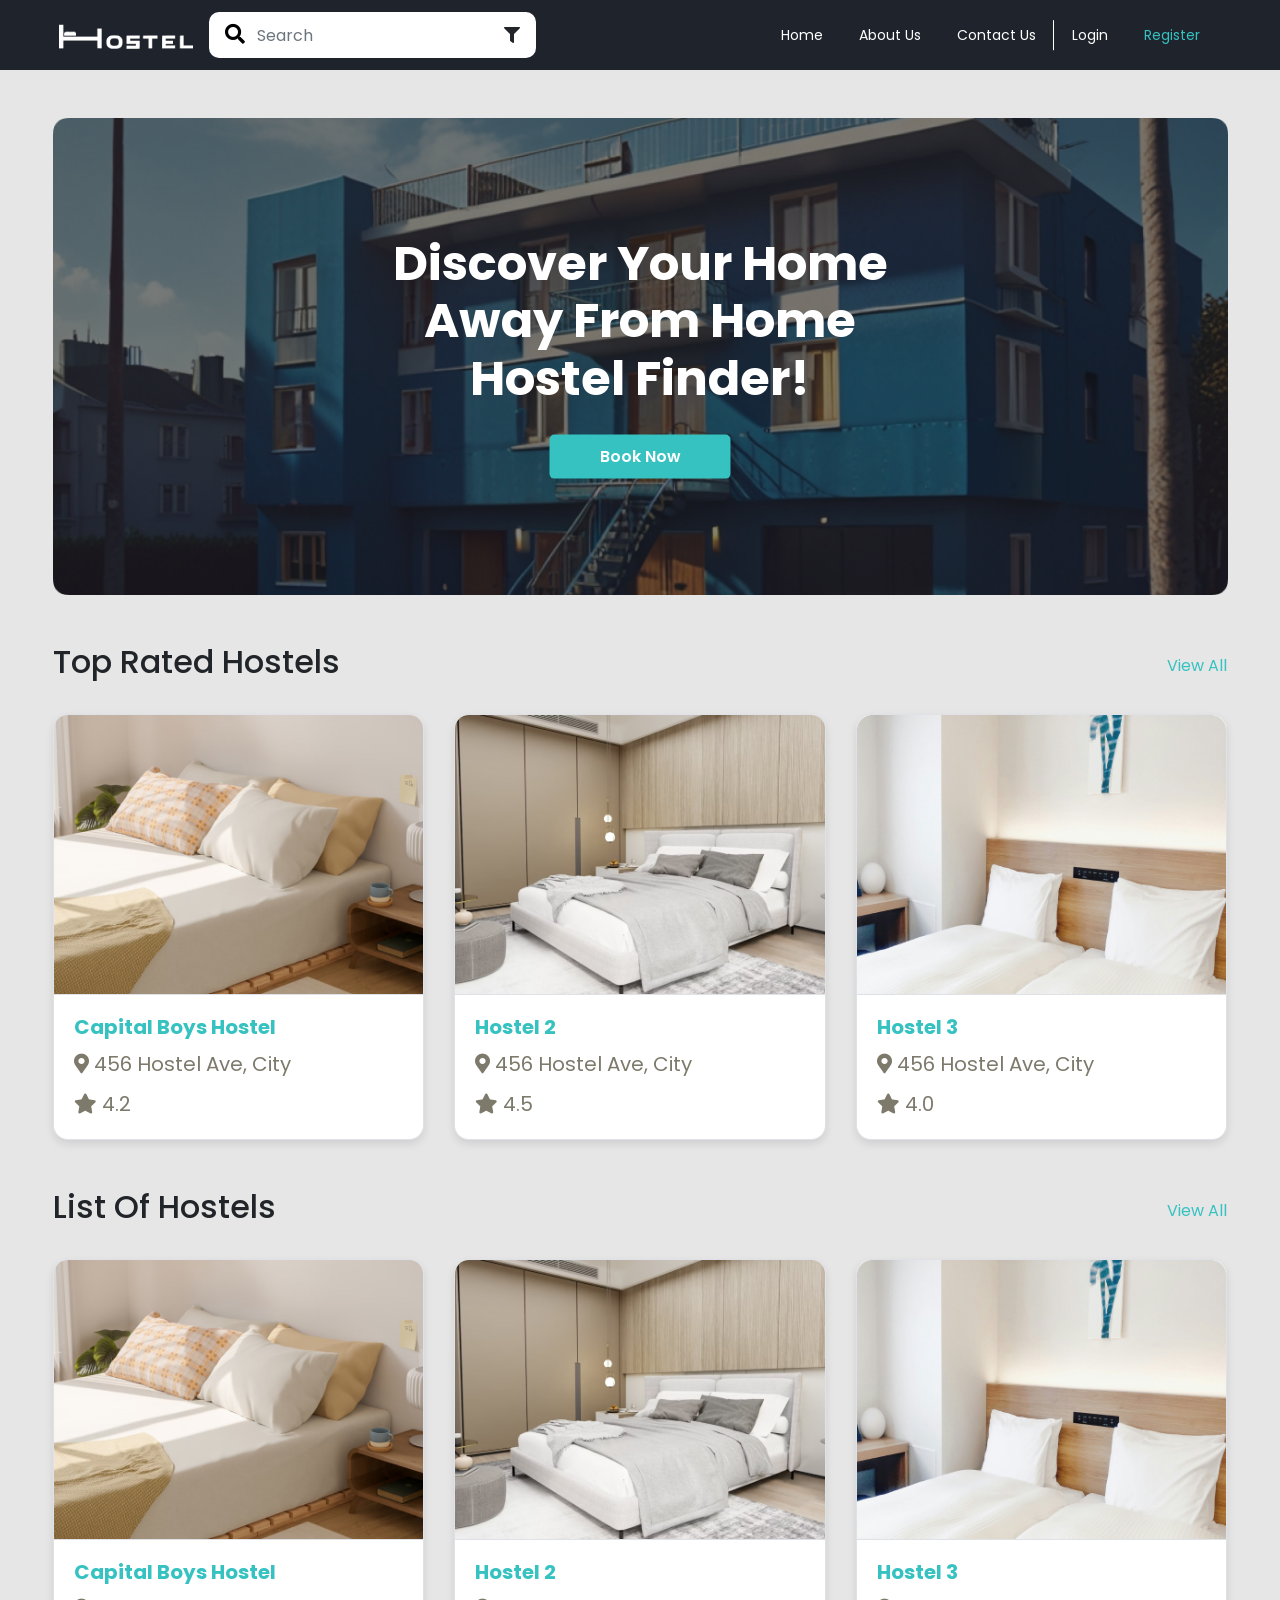
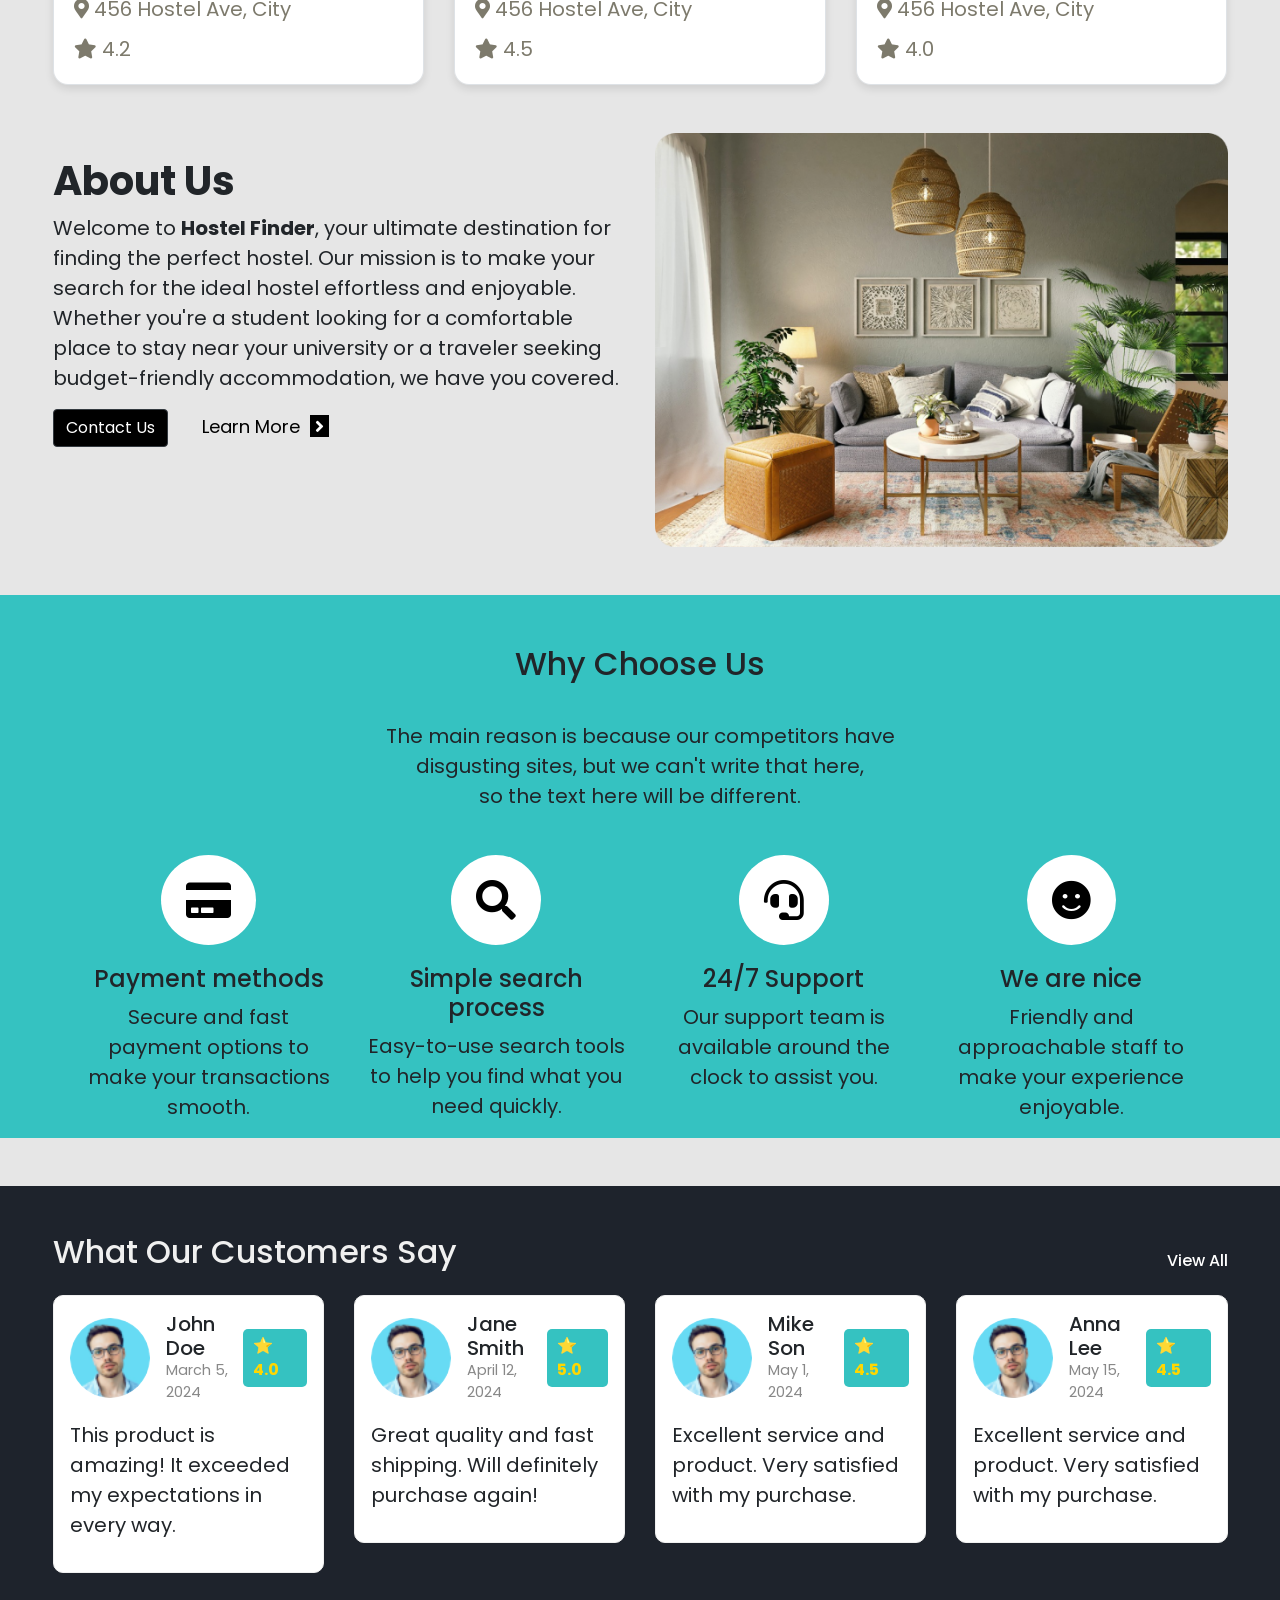
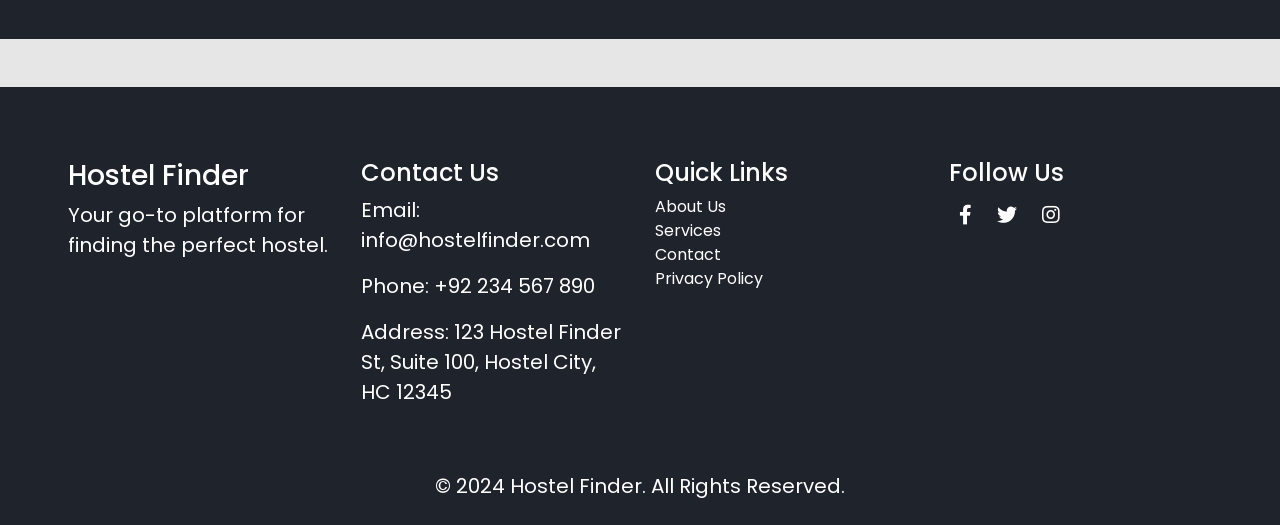
<file: Hostel_Finder/public/index.html>
<!DOCTYPE html>
<html lang="en">
<head>
    <meta charset="UTF-8">
    <meta name="viewport" content="width=device-width, initial-scale=1.0">
    <title>Hostel Finder Website</title>
    <link href="https://stackpath.bootstrapcdn.com/bootstrap/4.5.2/css/bootstrap.min.css" rel="stylesheet">
    <link rel="stylesheet" href="./teststyle.css">
    <link rel="stylesheet" href="https://cdnjs.cloudflare.com/ajax/libs/font-awesome/5.15.4/css/all.min.css">
</head>
<body>
    <header>
        <div class="container-fluid Navigation py-1" style="background-color: #1E232C;">
            <div class="Nav-Handle">
                <nav class="navbar navbar-expand-xl ">
                    <div class="d-flex lg:justify-content-center justify-content-between align-items-center flex-nowrap w-100">
                        <a class="navbar-brand " href="#"><img class="w-100" src="../Images/Group 272.png" alt=""></a>
                    
                    <div class="d-flex justify-content-xl-start justify-content-end align-items-center w-100">
                        <div class="d-flex justify-content-center align-items-center bg-white w-75 w-lg-100 overflow-hidden px-3 py-1" style="border-radius: 10px;">
                            <div class="d-flex justify-content-center align-items-center w-100">
                               <i class="fas fa-search feature-icon d-block p-0 mt-2" style="font-size: 20px;"></i>
                               <form class="flex form-inline  my-lg-0 mx-auto w-100 ">
                                   <input class="form-control w-100 border-0" type="search" placeholder="Search" aria-label="Search" style="outline: none;">
                                   <!-- <button class="btn btn-outline-success my-2 my-sm-0" type="submit">Search</button> -->
                               </form>
                            </div>
                            <i class="fas fa-filter"></i>
                            </div>
                               <button class="navbar-toggler col-1 mt-2 ml-2" type="button" data-toggle="collapse" data-target="#navbarNav" aria-controls="navbarNav" aria-expanded="false" aria-label="Toggle navigation">
                                   <span class="navbar-toggler-icon"><i class="fas fa-bars" style="color: white;"></i></span>
                               </button>
                    </div>
                    </div>
                    
                    
                <div class="collapse navbar-collapse col-6" id="navbarNav">
                    <ul class="navbar-nav ml-auto gap-5">
                        <li class="nav-item">
                            <a class="nav-link" href="#">Home</a>
                        </li>
                        <li class="nav-item">
                            <a class="nav-link" href="#">About Us</a>
                        </li>
                        <li class="nav-item" >
                            <a class="nav-link" href="#">Contact Us</a>
                        </li>
                        <li class="nav-item">
                            <a class="nav-link" href="login.php">Login</a>
                        </li>
                        <li class="nav-item">
                            <a class="nav-link" href="./signup.php" style="color: #35C2C1;">Register</a>
                        </li>
                    </ul>
                </div>
                    </nav>
            </div>
        </div>
    </header>

    <!-- Main Content Moto-->

    <div class="container-fluid mt-5">
        <div class="row">
          <div class="col-12 main-content">
            <img src="../Images/main.png" class="img-fluid" alt="">
            <div class="content">
              <h1 class="text-center text-md-center ">
               <b>Discover Your Home <br>Away From Home <br> Hostel Finder!</b>
              </h1>
              <div class="text-center">
                <button class="btn Book" style="font-weight: 600;">Book Now</button>
              </div>
            </div>
          </div>
        </div>
      </div>

      <!-- Top Rated Hostels  -->
    
      <div class="container-fluid top-hostel mt-5">
        <div class="d-flex justify-content-between align-items-center mb-4">
            <h2>Top Rated Hostels</h2>
            <a href="#" class="view-all" id="viewAllHostels" style="color: #35C2C1;">View All</a>
        </div>
    
        <div class="row d-none d-md-flex">
            <div class="col-md-4">
                <div class="hostel">
                    <img src="../Images/image 9.png" alt="Hostel 1" class="hostel-img">
                    <div class="card-body">
                        <h5 class="card-title">Capital Boys Hostel</h5>
                        <p class="card-text"><i class="fas fa-map-marker-alt"></i> 456 Hostel Ave, City</p>
                        <p class="card-text"><i class="fas fa-star"></i> 4.2</p>
                    </div>
                </div>
            </div>
            <div class="col-md-4">
                <div class="hostel">
                    <img src="../Images/image 10.png" alt="Hostel 2" class="hostel-img">
                    <div class="card-body">
                        <h5 class="card-title">Hostel 2</h5>
                        <p class="card-text"><i class="fas fa-map-marker-alt"></i> 456 Hostel Ave, City</p>
                        <p class="card-text"><i class="fas fa-star"></i> 4.5</p>
                    </div>
                </div>
            </div>
            <div class="col-md-4">
                <div class="hostel">
                    <img src="../Images/unsplash_iMbXscxYIFE.jpg" alt="Hostel 3" class="hostel-img">
                    <div class="card-body">
                        <h5 class="card-title">Hostel 3</h5>
                        <p class="card-text"><i class="fas fa-map-marker-alt"></i> 456 Hostel Ave, City</p>
                        <p class="card-text"><i class="fas fa-star"></i> 4.0</p>
                    </div>
                </div>
            </div>
        </div>
    
        <!-- Carousel for mobile view -->
        <div id="carouselHostels" class="carousel slide d-md-none" data-ride="carousel">
            <div class="carousel-inner">
                <div class="carousel-item active">
                    <div class="hostel">
                        <img src="../Images/image 9.png" alt="Hostel 1" class="hostel-img">
                        <div class="card-body">
                            <h5 class="card-title">Capital Boys Hostel</h5>
                            <p class="card-text"><i class="fas fa-map-marker-alt"></i> 456 Hostel Ave, City</p>
                            <p class="card-text"><i class="fas fa-star"></i> 4.2</p>
                        </div>
                    </div>
                </div>
                <div class="carousel-item">
                    <div class="hostel">
                        <img src="../Images/image 10.png" alt="Hostel 2" class="hostel-img">
                        <div class="card-body">
                            <h5 class="card-title">Hostel 2</h5>
                            <p class="card-text"><i class="fas fa-map-marker-alt"></i> 456 Hostel Ave, City</p>
                            <p class="card-text"><i class="fas fa-star"></i> 4.5</p>
                        </div>
                    </div>
                </div>
                <div class="carousel-item">
                    <div class="hostel">
                        <img src="../Images/unsplash_iMbXscxYIFE.jpg" alt="Hostel 3" class="hostel-img">
                        <div class="card-body">
                            <h5 class="card-title">Hostel 3</h5>
                            <p class="card-text"><i class="fas fa-map-marker-alt"></i> 456 Hostel Ave, City</p>
                            <p class="card-text"><i class="fas fa-star"></i> 4.0</p>
                        </div>
                    </div>
                </div>
            </div>
            <a class="carousel-control-prev" href="#carouselHostels" role="button" data-slide="prev">
                <span class="carousel-control-prev-icon" aria-hidden="true"></span>
                <span class="sr-only">Previous</span>
            </a>
            <a class="carousel-control-next" href="#carouselHostels" role="button" data-slide="next">
                <span class="carousel-control-next-icon" aria-hidden="true"></span>
                <span class="sr-only">Next</span>
            </a>
        </div>
    </div>

    <!-- List Of Hostels -->

    <div class="container-fluid top-hostel mt-5">
        <div class="d-flex justify-content-between align-items-center mb-4">
            <h2>List Of Hostels</h2>
            <a href="#" class="view-all" id="viewAllHostels" style="color: #35C2C1;">View All</a>
        </div>
    
        <div class="row d-none d-md-flex">
            <div class="col-md-4">
                <div class="hostel">
                    <img src="../Images/image 9.png" alt="Hostel 1" class="hostel-img">
                    <div class="card-body">
                        <h5 class="card-title">Capital Boys Hostel</h5>
                        <p class="card-text"><i class="fas fa-map-marker-alt"></i> 456 Hostel Ave, City</p>
                        <p class="card-text"><i class="fas fa-star"></i> 4.2</p>
                    </div>
                </div>
            </div>
            <div class="col-md-4">
                <div class="hostel">
                    <img src="../Images/image 10.png" alt="Hostel 2" class="hostel-img">
                    <div class="card-body">
                        <h5 class="card-title">Hostel 2</h5>
                        <p class="card-text"><i class="fas fa-map-marker-alt"></i> 456 Hostel Ave, City</p>
                        <p class="card-text"><i class="fas fa-star"></i> 4.5</p>
                    </div>
                </div>
            </div>
            <div class="col-md-4">
                <div class="hostel">
                    <img src="../Images/unsplash_iMbXscxYIFE.jpg" alt="Hostel 3" class="hostel-img">
                    <div class="card-body">
                        <h5 class="card-title">Hostel 3</h5>
                        <p class="card-text"><i class="fas fa-map-marker-alt"></i> 456 Hostel Ave, City</p>
                        <p class="card-text"><i class="fas fa-star"></i> 4.0</p>
                    </div>
                </div>
            </div>
        </div>
    
        <!-- Carousel for mobile view -->
        <div id="carouselHostels" class="carousel slide d-md-none" data-ride="carousel">
            <div class="carousel-inner">
                <div class="carousel-item active">
                    <div class="hostel">
                        <img src="../Images/image 9.png" alt="Hostel 1" class="hostel-img">
                        <div class="card-body">
                            <h5 class="card-title">Capital Boys Hostel</h5>
                            <p class="card-text"><i class="fas fa-map-marker-alt"></i> 456 Hostel Ave, City</p>
                            <p class="card-text"><i class="fas fa-star"></i> 4.2</p>
                        </div>
                    </div>
                </div>
                <div class="carousel-item">
                    <div class="hostel">
                        <img src="../Images/image 10.png" alt="Hostel 2" class="hostel-img">
                        <div class="card-body">
                            <h5 class="card-title">Hostel 2</h5>
                            <p class="card-text"><i class="fas fa-map-marker-alt"></i> 456 Hostel Ave, City</p>
                            <p class="card-text"><i class="fas fa-star"></i> 4.5</p>
                        </div>
                    </div>
                </div>
                <div class="carousel-item">
                    <div class="hostel">
                        <img src="../Images/unsplash_iMbXscxYIFE.jpg" alt="Hostel 3" class="hostel-img">
                        <div class="card-body">
                            <h5 class="card-title">Hostel 3</h5>
                            <p class="card-text"><i class="fas fa-map-marker-alt"></i> 456 Hostel Ave, City</p>
                            <p class="card-text"><i class="fas fa-star"></i> 4.0</p>
                        </div>
                    </div>
                </div>
            </div>
            <a class="carousel-control-prev" href="#carouselHostels" role="button" data-slide="prev">
                <span class="carousel-control-prev-icon" aria-hidden="true"></span>
                <span class="sr-only">Previous</span>
            </a>
            <a class="carousel-control-next" href="#carouselHostels" role="button" data-slide="next">
                <span class="carousel-control-next-icon" aria-hidden="true"></span>
                <span class="sr-only">Next</span>
            </a>
        </div>
    </div>
    
    <!-- About Us -->

    <div class="container-fluid my-5">
        <div class="About-handle">
        <div class="row">
            <div class="col-md-6 mt-4">
                <h1>About Us</h1>
                <div class="about-content" id="aboutContent">
                    <p>Welcome to <strong>Hostel Finder</strong>, your ultimate destination for finding the perfect hostel. Our mission is to make your search for the ideal hostel effortless and enjoyable. Whether you're a student looking for a comfortable place to stay near your university or a traveler seeking budget-friendly accommodation, we have you covered.</p>
                </div>
                <a href="contact.html" class="btn btn-dark " style="background-color: black;">Contact Us</a>
                <!-- <button id="learnMoreBtn" class="btn btn-secondary">Learn More</button> -->
                <div id="learnMore" class="learn-more-text">
                    <a href="#">Learn More <i class="fas fa-angle-right"></i></a>
                </div>
            </div>
            <div class="col-md-6 d-flex justify-content-end">
                <img src="../Images/Rectangle 6.png" alt="Hostel Image" class="img-fluid">
            </div>
        </div>
        </div>
    </div>

    <!-- Why Choose Us -->


    <div class="container-fluid text-center choose-us">
        <div class="container-fluid choose-handle">
        <h2>Why Choose Us</h2>
        <p class="page">The main reason is because our competitors have <br> disgusting sites, but we can't write that here, <br>so the text here will be different.</p>
      
        <div class="row mt-4">
          <div class="col-md-3 feature">
            <i class="fas fa-credit-card feature-icon"></i>
            <h4>Payment methods</h4>
            <p>Secure and fast payment options to make your transactions smooth.</p>
          </div>
          <div class="col-md-3 feature">
            <i class="fas fa-search feature-icon"></i>
            <h4>Simple search process</h4>
            <p>Easy-to-use search tools to help you find what you need quickly.</p>
          </div>
          <div class="col-md-3 feature">
            <i class="fas fa-headset feature-icon"></i>
            <h4>24/7 Support</h4>
            <p>Our support team is available around the clock to assist you.</p>
          </div>
          <div class="col-md-3 feature">
            <i class="fas fa-smile feature-icon"></i>
            <h4>We are nice</h4>
            <p>Friendly and approachable staff to make your experience enjoyable.</p>
          </div>
        </div>
        </div>
      </div>

  <!-- What Our Customer Says -->

  
  <div class="container-fluid my-5 feedback">
    <div class="adjust-feedback">
      <div class="feedback-header">
        <h2 class="text-center mb-4">What Our Customers Say</h2>
        <h6 class="view-all">View All</h6>
      </div>
      
      <div class="row">
        <div class="col-md-3">
          <div class="card p-3 mb-3 position-relative">
            <div class="d-flex align-items-center justify-content-between">
              <div class="d-flex align-items-center">
                <img src="../Images/Avatar2.png" alt="Customer 1" class="customer-photo mr-3">
                <div>
                  <h5 class="mb-0">John Doe</h5>
                  <small class="feedback-date">March 5, 2024</small>
                </div>
              </div>
              <div class="rating-stars">⭐ 4.0</div>
            </div>
            <p class="mt-3">This product is amazing! It exceeded my expectations in every way.</p>
          </div>
        </div>
        
        <div class="col-md-3">
          <div class="card p-3 mb-3 position-relative">
            <div class="d-flex align-items-center justify-content-between">
              <div class="d-flex align-items-center">
                <img src="../Images/Avatar2.png" alt="Customer 2" class="customer-photo mr-3">
                <div>
                  <h5 class="mb-0">Jane Smith</h5>
                  <small class="feedback-date">April 12, 2024</small>
                </div>
              </div>
              <div class="rating-stars">⭐ 5.0</div>
            </div>
            <p class="mt-3">Great quality and fast shipping. Will definitely purchase again!</p>
          </div>
        </div>
        
        <div class="col-md-3">
          <div class="card p-3 mb-3 position-relative">
            <div class="d-flex align-items-center justify-content-between">
              <div class="d-flex align-items-center">
                <img src="../Images/Avatar2.png" alt="Customer 3" class="customer-photo mr-3">
                <div>
                  <h5 class="mb-0">Mike Son</h5>
                  <small class="feedback-date">May 1, 2024</small>
                </div>
              </div>
              <div class="rating-stars">⭐ 4.5</div>
            </div>
            <p class="mt-3">Excellent service and product. Very satisfied with my purchase.</p>
          </div>
        </div>
  
        <div class="col-md-3">
          <div class="card p-3 mb-3 position-relative">
            <div class="d-flex align-items-center justify-content-between">
              <div class="d-flex align-items-center">
                <img src="../Images/Avatar2.png" alt="Customer 4" class="customer-photo mr-3">
                <div>
                  <h5 class="mb-0">Anna Lee</h5>
                  <small class="feedback-date">May 15, 2024</small>
                </div>
              </div>
              <div class="rating-stars">⭐ 4.5</div>
            </div>
            <p class="mt-3">Excellent service and product. Very satisfied with my purchase.</p>
            </div>
          </div>
        </div>
        
      </div>
    </div>
  </div>

  <!-- Footer -->
  
  <footer class="container-fluid footer py-4">
    <div class="container-fluid footer-handle mt-5">
        <div>
            <div class="row">
                <div class="col-md-3 col-sm-6 mb-4">
                    <h3>Hostel Finder</h3>
                    <p>Your go-to platform for finding the perfect hostel.</p>
                </div>
                <div class="col-md-3 col-sm-6 mb-4">
                    <h4>Contact Us</h4>
                    <p>Email: <a href="mailto:info@hostelfinder.com">info@hostelfinder.com</a></p>
                    <p>Phone: <a href="tel:+1234567890">+92 234 567 890</a></p>
                    <p>Address: 123 Hostel Finder St, Suite 100, Hostel City, HC 12345</p>
                </div>
                <div class="col-md-3 col-sm-6 mb-4">
                    <h4>Quick Links</h4>
                    <ul class="list-unstyled">
                        <li><a href="/about">About Us</a></li>
                        <li><a href="/services">Services</a></li>
                        <li><a href="/contact">Contact</a></li>
                        <li><a href="/privacy-policy">Privacy Policy</a></li>
                    </ul>
                </div>
                <div class="col-md-3 col-sm-6 mb-4 follow-us">
                    <h4>Follow Us</h4>
                    <p>
                        <a href="https://www.facebook.com/hostelfinder" class="text-white me-2">
                            <i class="fab fa-facebook-f"></i>
                        </a>
                        <a href="https://www.twitter.com/hostelfinder" class="text-white me-2">
                            <i class="fab fa-twitter"></i>
                        </a>
                        <a href="https://www.instagram.com/hostelfinder" class="text-white">
                            <i class="fab fa-instagram"></i>
                        </a>
                    </p>
                </div>
            </div>
            <div class="text-center mt-4">
                <p class="mb-0">&copy; 2024 Hostel Finder. All Rights Reserved.</p>
            </div>
        </div>
    </div>
</footer>


<!-- Footer End -->
    <script>
        document.getElementById('learnMoreBtn').addEventListener('click', function() {
            document.getElementById('aboutContent').classList.toggle('show-more');
            if (this.textContent === "Learn More") {
                this.textContent = "Show Less";
            } else {
                this.textContent = "Learn More";
            }
        });
    </script>
    <!-- Include jQuery and Bootstrap JS -->
    <script src="https://code.jquery.com/jquery-3.5.1.slim.min.js"></script>
    <script src="https://cdn.jsdelivr.net/npm/@popperjs/core@2.9.2/dist/umd/popper.min.js"></script>
    <script src="https://stackpath.bootstrapcdn.com/bootstrap/4.5.2/js/bootstrap.min.js"></script>
</body>
</html>
</file>
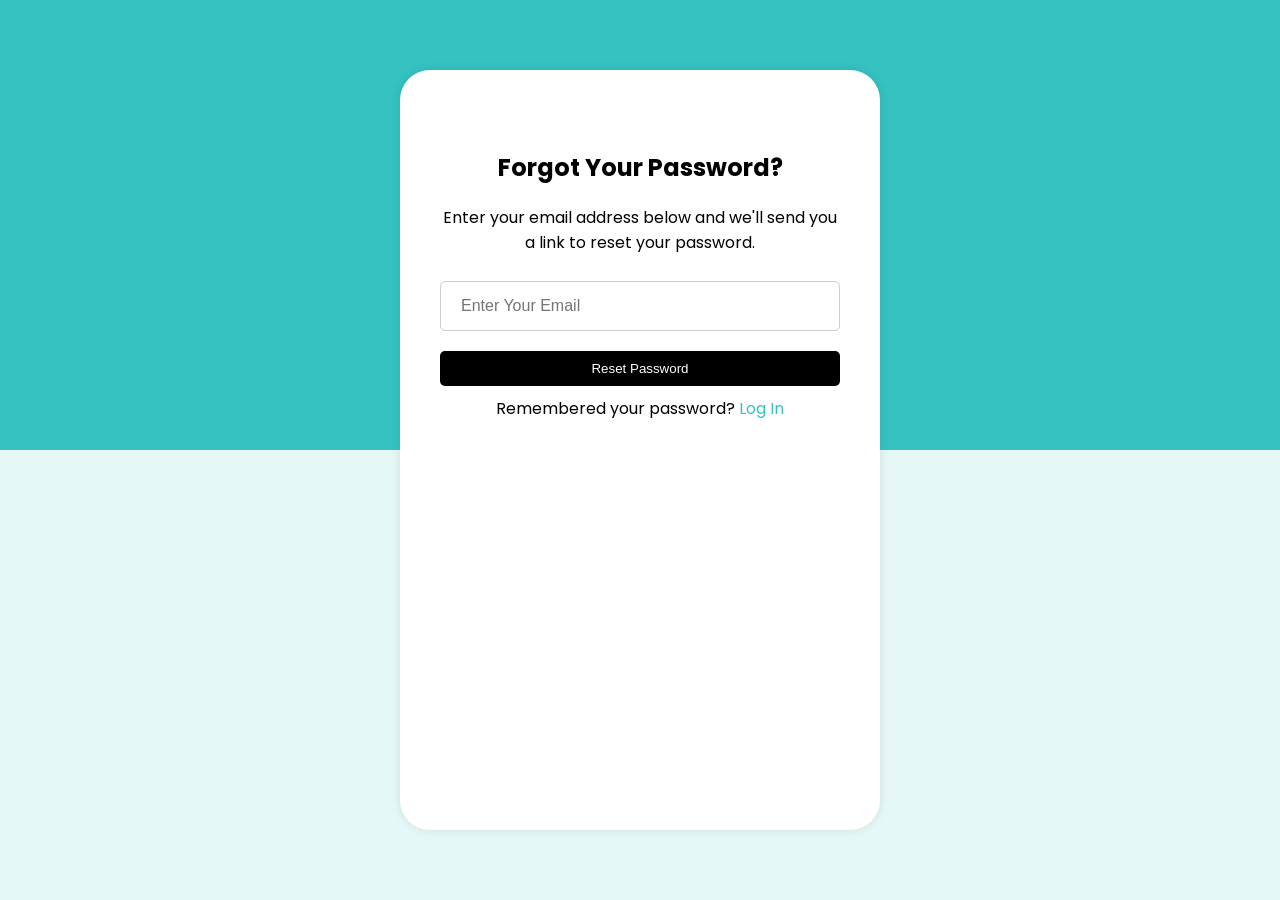
<file: Hostel_Finder/public/password_reset.html>
<!DOCTYPE html>
<html lang="en">
<head>
    <meta charset="UTF-8">
    <meta name="viewport" content="width=device-width, initial-scale=1.0">
    <link rel="stylesheet" href="./password.css">
    <link rel="stylesheet" href="https://cdnjs.cloudflare.com/ajax/libs/font-awesome/5.15.4/css/all.min.css">
    <title>Forgot Password</title>
</head>
<body>
    <div class="container-fluid">
        <div class="form-container">
            <div class="form-content">
                <h2>Forgot Your Password?</h2>
                <p>Enter your email address below and we'll send you a link to reset your password.</p>
                <form id="forgotPasswordForm">
                    <input type="email" placeholder="Enter Your Email" required>
                    <button type="submit">Reset Password</button>
                    <div class="login">
                        Remembered your password? <a href="#">Log In</a>
                    </div>
                </form>
            </div>
        </div>
    </div>
    <script src="./forgot_password.js"></script>
</body>
</html>
</file>
<file: Hostel_Finder/public/teststyle.css>
@import url("https://fonts.googleapis.com/css2?family=Poppins:ital,wght@0,100;0,200;0,300;0,400;0,500;0,600;0,700;0,800;0,900;1,100;1,200;1,300;1,400;1,500;1,600;1,700;1,800;1,900&display=swap");

body {
  margin: 0%;
  padding: 0%;
  background-color: #e6e6e6;
  font-family: "Poppins";
}
p {
  font-size: 20px;
}

.Nav-Handle {
  width: 96.5%;
  margin-left: 2.2%;
  margin-right: 1.3%;
}

#navbarNav ul li a {
  font-size: 14px;
  color: white;
  position: relative;
  margin: 0 10px;
}

#navbarNav ul li:nth-child(3) a::before{
  content: "";
  position: absolute;
  width: 1px;
  height: 80%;
  background-color: white;
  top: 50%;
  transform: translateY(-50%);
  right: -10px;
  /* padding: 0 10px; */
}


.navbar-toggler {
  border: none;
  background: transparent;
  padding: 0;
  outline: none;
}

.navbar-toggler:focus {
  outline: none;
}

/* Main Content Moto */

.main-content {
  position: relative;
  /* margin-top: 40px; */
  height: 80%;
}
.main-content img {
  width: 94%;
  margin-left: 3%;
  margin-right: 3%;
  /* height: 100%; */
}
.main-content .content {
  position: absolute;
  top: 50%;
  left: 50%;
  transform: translate(-50%, -50%);
  text-align: center;
}

.main-content h1 {
  color: rgb(255, 255, 255);
  font-size: 4rem;
  font-family: "Poppins";
}

.Book {
  padding: 10px;
}

.main-content button {
  margin-top: 20px;
  padding: 10px 50px;
  background-color: #35c2c1;
  border: none;
  color: white;
  font-size: 1.4rem;
  border-radius: 5px;
}

@media (min-width: 1000px) and (max-width: 1287px) {
  .main-content h1 {
    font-size: 3rem;
  }
  .main-content button {
    margin-top: 20px;
    padding: 10px 50px;
    font-size: 1rem;
  }
  
}

@media screen and (max-width:1200px) {
  #navbarNav ul li:nth-child(3) a::before{
    display: none;
  }
}

@media (min-width: 867px) and (max-width: 999px) {
  .main-content h1 {
    font-size: 2.7rem;
  }
  .main-content button {
    margin-top: 20px;
    padding: 10px 50px;
    font-size: 1rem;
  }
}

/* Hide background image on mobile */
@media (max-width: 867px) {
  .main-content .content {
    display: none;
  }
  .main-content img {
    display: none;
  }
}

/* Top Rated */

.top-hostel {
  width: 94%;
}

.hostel {
  border: 1px solid #dee2e6;
  border-radius: 15px;
  overflow: hidden;
  box-shadow: 0 4px 8px rgba(0, 0, 0, 0.1);
  transition: transform 0.3s ease-in-out;
}

.hostel:hover {
  transform: translateY(-5px);
}

.hostel-img {
  width: 100%;
  height: auto;
  border-bottom: 1px solid #dee2e6;
  border-top-left-radius: 12px;
  border-top-right-radius: 12px;
}

.card-body {
  padding: 20px;
  background-color: #fff;
}

.card-title {
  font-family: "Poppins";
  font-weight: bold;
  color: #35c2c1;
  margin: 0;
  margin-bottom: 10px;
}

.card-text {
  font-family: "Poppins";
  color: #7d7a6c;
  margin: 0;
  margin-bottom: 10px;
}

.carousel-item {
  padding: 0 10px;
}

/* About Us */

.About-handle {
  width: 94%;
  margin: 0 3%;
}
.About-handle h1 {
  font-weight: bold;
}
.about-content {
  /* max-height: 250px;  */
  overflow: hidden;
  position: relative;
  text-decoration: none;
}
.about-content::after {
  content: "";
  position: absolute;
  bottom: 0;
  left: 0;
  width: 100%;
}
.show-more .about-content {
  max-height: none;
}
.show-more .about-content::after {
  display: none;
}

.img-fluid {
  width: 100%;
}

.learn-more-text {
  display: inline-flex;
  align-items: center;
  cursor: pointer;
  color: #000000;
  font-size: 18px;
  margin-left: 30px;
}

.learn-more-text a {
  color: black;
  text-decoration: none;
}

.learn-more-text i {
  margin-left: 5px;
  border: 2px solid black;
  padding: 0 3px;
  color: #fff;
  background-color: #000000;
}

/* Why Choose Us */

.choose-us {
  background-color: #35c2c1;
}

.choose-handle {
  width: 92%;
}

.choose-handle h2 {
  padding-top: 50px;
}

.choose-handle h4 {
  padding-top: 10px;
}
.page {
  padding-top: 30px;
}

.feature {
  text-align: center;
  margin-top: 20px;
}
.feature-icon {
  font-size: 2.5rem;
  margin-bottom: 10px;
  background-color: white;
  border-radius: 50%;
  padding: 25px;
  color: #000000;
}

/*   What Our Customer Says */

.feedback-header {
  display: flex;
  justify-content: space-between;
  align-items: center;
  /* padding-bottom: 10px; */
  padding-top: 4%;
}

.feedback-header h2 {
  color: #f0f0f0;
}

.feedback {
  background-color: #1e232c;
}

.adjust-feedback {
  width: 94%;
  margin: 0 3%;
  padding-bottom: 50px;
}

.view-all {
  color: #ffffff;
  /* font-weight: bold; */
  cursor: pointer;
}

.view-all i {
  margin-left: 5px;
}

.card {
  border: 1px solid #f0f0f0;
  border-radius: 10px;
  transition: box-shadow 0.3s;
}

.card:hover {
  box-shadow: 0 0 15px rgba(0, 0, 0, 0.1);
}

.rating-stars {
  background-color: #35c2c1;
  padding: 5px 10px;
  border-radius: 5px;
  color: gold;
  font-weight: bold;
}

.customer-photo {
  width: 80px;
  height: 80px;
  border-radius: 50%;
  object-fit: cover;
}

.feedback-date {
  display: block;
  color: #888;
  font-size: 0.9em;
}

.feedback-icons {
  display: flex;
  align-items: center;
}

.feedback-icons .thumb-icons {
  margin-right: 10px;
}

.feedback-icons .reply-icon {
  margin-left: auto;
}

@media (max-width: 992px) {
  .col-md-3 {
    flex: 0 0 50%;
    max-width: 50%;
  }
}

@media (max-width: 768px) {
  .feedback-header {
    flex-direction: column;
    align-items: flex-start;
  }

  .view-all {
    margin-top: 10px;
  }

  .col-md-3 {
    flex: 0 0 100%;
    max-width: 100%;
  }

  .card {
    display: flex;
    flex-direction: column;
  }

  .d-flex.align-items-center.justify-content-between {
    display: flex;
    flex-direction: row;
    align-items: center;
    justify-content: space-between;
  }

  .d-flex.align-items-center {
    display: flex;
    flex-direction: row;
    align-items: center;
  }

  .rating-stars {
    align-self: flex-start;
    margin-left: auto;
  }

  .customer-photo {
    margin-right: 10px;
  }
}

/* Footer */
.footer {
  background-color: #1e232c;
}

.footer h4 {
  color: white;
}
.footer h3 {
  color: white;
}

.footer a {
  color: white;
}
.footer p {
  color: white;
}

.footer-handle {
  width: 94%;
  margin: 0 3%;
}

.follow-us p a i {
  padding: 10px;
}
</file>
<file: Hostel_Finder/public/password.css>
@import url('https://fonts.googleapis.com/css2?family=Poppins:ital,wght@0,100;0,200;0,300;0,400;0,500;0,600;0,700;0,800;0,900&display=swap');

body, html {
    height: 100%;
    margin: 0;
    font-family: 'Poppins', Arial, sans-serif;
    display: flex;
    justify-content: center;
    align-items: center;
    background: linear-gradient(to bottom, #35C2C1 50%, #E6F7F7 50%);
}
.container-fluid {
    display: flex;
    flex-direction: column;
    align-items: center;
    width: 100%;
    max-width: 600px;
    padding: 20px;
    height: 80%;
    background-color: white;
    border-radius: 30px;
    box-shadow: 0 0 10px rgba(0,0,0,0.1);
}
.form-container {
    background: white;
    padding: 20px;
    width: 100%;
    max-width: 400px;
    text-align: center;
    margin-top: 20px; /* Keep the top margin */
}
.form-content {
    margin-top: 20px;
}
form {
    display: flex;
    flex-direction: column;
}
input[type="email"] {
    width: 100%;
    padding: 15px 20px;
    margin: 10px 0;
    border: 1px solid #ccc;
    border-radius: 5px;
    box-sizing: border-box;
    font-size: 16px;
    transition: border-color 0.3s, box-shadow 0.3s;
}
input[type="email"]:focus {
    border-color: #35C2C1;
    box-shadow: 0 0 5px rgba(53, 194, 193, 0.5);
    outline: none;
}
button {
    background-color: rgb(0, 0, 0);
    color: white;
    padding: 10px;
    margin: 10px 0;
    border: none;
    border-radius: 5px;
    cursor: pointer;
    transition: background-color 0.3s;
}
button:hover {
    background-color: darkgreen;
}
.login {
    margin-top: auto; /* Move the login text and link to the bottom */
}
.login a {
    color: #35C2C1;
    text-decoration: none;
}
.login a:hover {
    text-decoration: underline;
}
</file>
